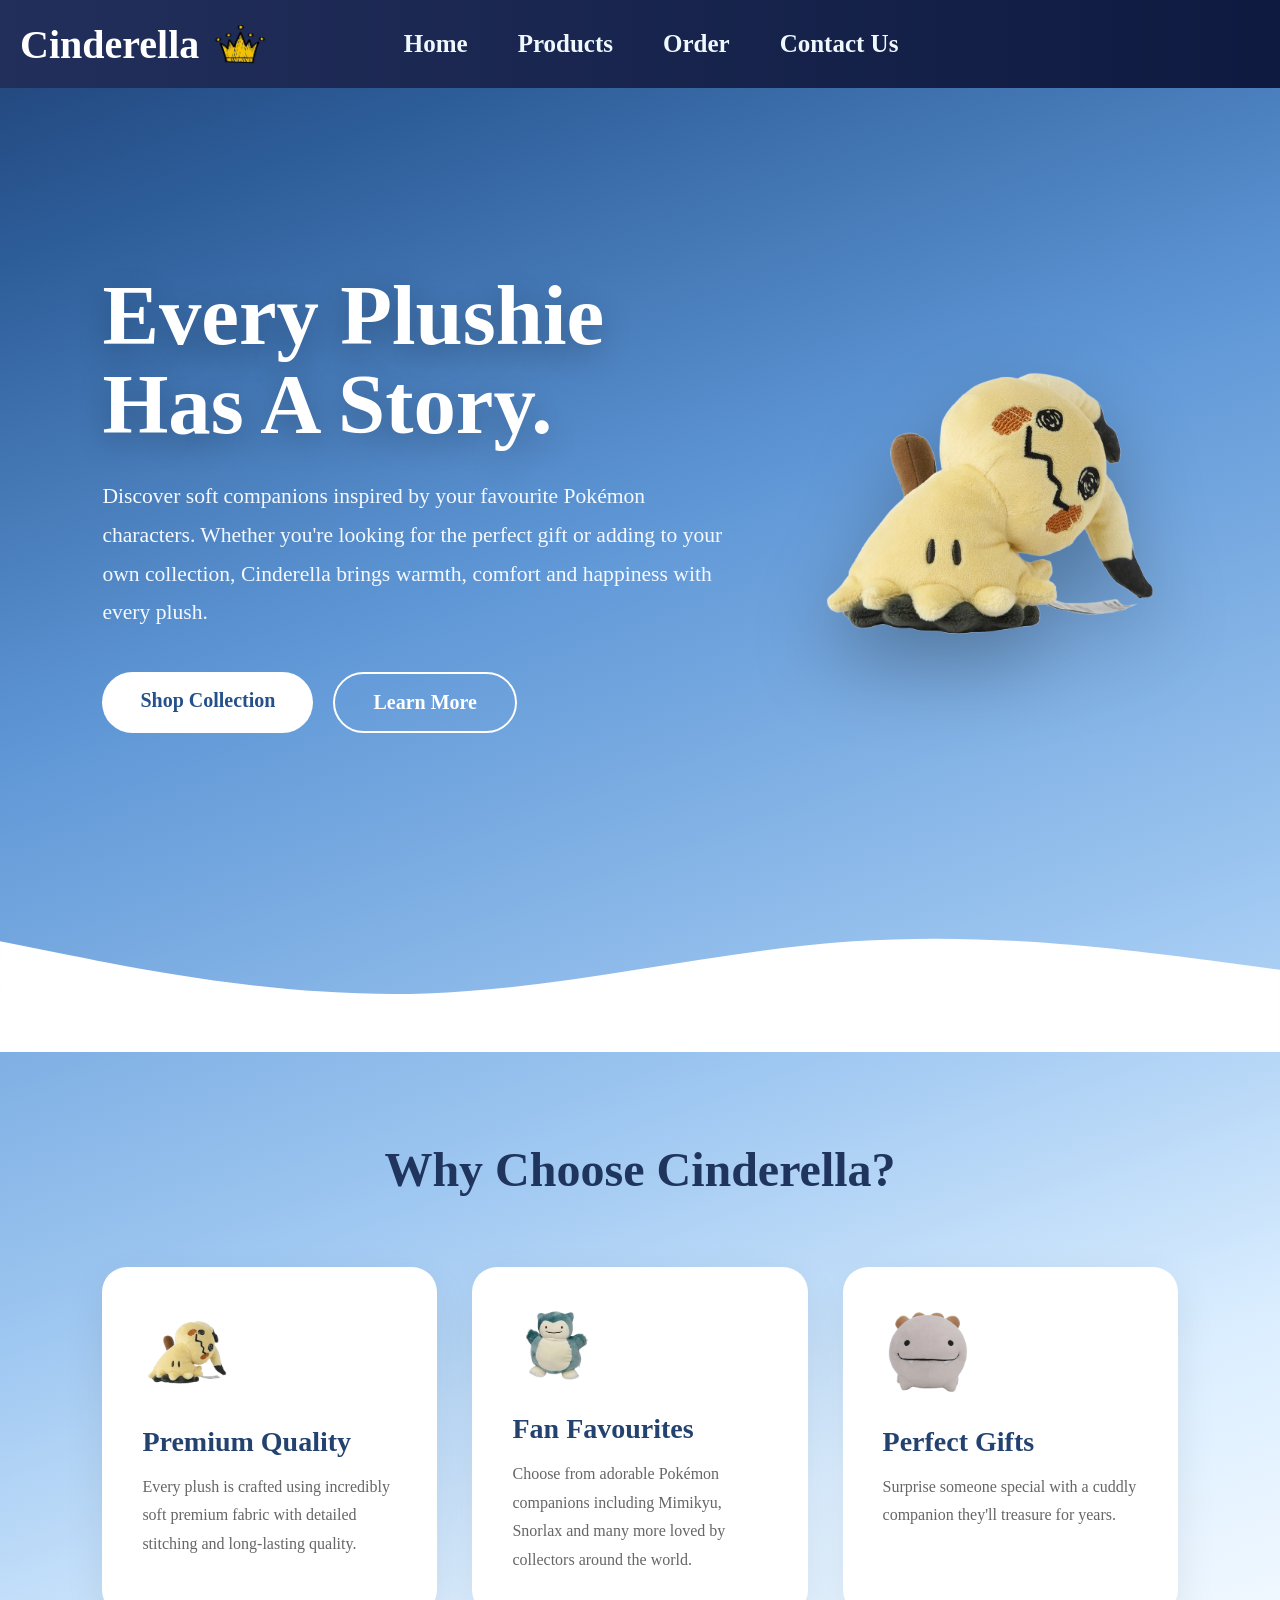
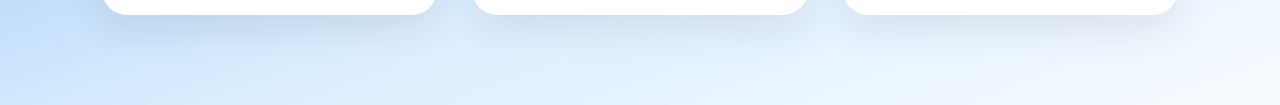
<file: index.html>
<!--Author: Haysab, 261345P-->
<!DOCTYPE html>
<html lang="en">
<head>
    <meta charset="UTF-8">
    <meta name="viewport" content="width=device-width, initial-scale=1.0">
    <title>Cinderella | Home</title>
    <link rel="icon" type="image/png" href="Images/CLIPARTcrown.png">
    <style>
        * {
            margin: 0;
            padding: 0;
            box-sizing: border-box;
        }

        html { scroll-behavior: smooth; }

        body {
            font-family: Garamond, serif;
            color: #ffffff;
            overflow-x: hidden;
            background: linear-gradient(160deg, #1f3f74 0%, #2d5d99 12%, #5f97d6 35%, #9ec7f1 62%, #dbeeff 82%, #f7fbff 100%);
        }

        header {
            background: linear-gradient(to right, #222f5b, #0e1a40);
            color: #fff;
            text-align: left;
            padding: 15px 20px;
            display: flex;
            align-items: center;
            gap: 50px;
        }

        header h1 {
            margin: 0;
            font-size: 40px;
            flex: .48;
            display: flex;
            align-items: center;
            gap: 12px;
        }

        .header-crown { width: 58px; }

        header h2,
        header h3,
        header h4,
        header h5 {
            margin: 0;
            font-size: 25px;
        }

        header a {
            color: aliceblue;
            text-decoration: none;
        }

        header a:hover { color: #d9e8ff; }

        .hero {
            min-height: 92vh;
            display: flex;
            justify-content: space-between;
            align-items: center;
            padding: 90px 8%;
            gap: 80px;
        }

        .hero-text {
            max-width: 620px;
            animation: fade-up 1.2s ease;
        }

        .hero h1 {
            font-size: 5.3rem;
            line-height: 1.05;
            margin-bottom: 28px;
            text-shadow: 0 10px 30px rgba(0, 0, 0, .25);
        }

        .hero p {
            font-size: 1.35rem;
            line-height: 1.8;
            color: #f5f9ff;
            margin-bottom: 40px;
        }

        .hero-buttons {
            display: flex;
            gap: 20px;
            flex-wrap: wrap;
        }

        .btn {
            text-decoration: none;
            padding: 17px 38px;
            border-radius: 999px;
            font-size: 20px;
            transition: .35s;
            font-weight: bold;
        }

        .btn-primary {
            background: white;
            color: #25508a;
        }

        .btn-primary:hover {
            transform: translateY(-4px);
            box-shadow: 0 15px 30px rgba(0, 0, 0, .2);
        }

        .btn-secondary {
            border: 2px solid white;
            color: white;
        }

        .btn-secondary:hover {
            background: white;
            color: #25508a;
        }

        .hero-image {
            flex: 1;
            display: flex;
            justify-content: center;
            animation: float 5s ease-in-out infinite;
        }

        .hero-image img {
            width: 100%;
            max-width: 520px;
            filter: drop-shadow(0 35px 40px rgba(0, 0, 0, .28));
        }

        .wave {
            position: relative;
            margin-top: -60px;
        }

        .wave svg {
            display: block;
            width: 100%;
        }

        section { padding: 90px 8%; }

        .section-title {
            text-align: center;
            font-size: 3rem;
            color: #20355d;
            margin-bottom: 70px;
        }

        .cards {
            display: grid;
            grid-template-columns: repeat(auto-fit, minmax(280px, 1fr));
            gap: 35px;
        }

        .card {
            background: white;
            color: #444;
            border-radius: 25px;
            padding: 40px;
            transition: .35s;
            box-shadow: 0 15px 40px rgba(0, 0, 0, .08);
        }

        .card:hover {
            transform: translateY(-10px);
            box-shadow: 0 25px 55px rgba(0, 0, 0, .14);
        }

        .card img {
            width: 90px;
            margin-bottom: 25px;
        }

        .card h3 {
            color: #23426f;
            margin-bottom: 15px;
            font-size: 28px;
        }

        .card p {
            color: #666;
            line-height: 1.8;
        }

        @keyframes fade-up {
            from { opacity: 0; transform: translateY(40px); }
            to { opacity: 1; transform: translateY(0); }
        }

        @keyframes float {
            0%, 100% { transform: translateY(0); }
            50% { transform: translateY(-18px); }
        }

        @media(max-width:900px) {
            .hero { flex-direction: column; text-align: center; }
            .hero h1 { font-size: 3.5rem; }
            .hero-buttons { justify-content: center; }
            .hero-image img { max-width: 380px; }
        }

        @media(max-width:768px) {
            header { flex-wrap: wrap; justify-content: center; gap: 20px; text-align: center; }
            header h1 { flex: 100%; justify-content: center; font-size: 34px; }
            .header-crown { width: 48px; }
            header h2, header h3, header h4, header h5 { font-size: 20px; }
        }

        @media(max-width:480px) {
            header { flex-direction: column; align-items: center; gap: 15px; }
            header h1 { flex: unset; font-size: 28px; }
            .header-crown { width: 40px; }
            header h2, header h3, header h4, header h5 { width: 100%; text-align: center; font-size: 18px; }
            .hero { padding: 70px 8%; gap: 40px; }
            .hero h1 { font-size: 2.8rem; }
            .section-title { font-size: 2.3rem; margin-bottom: 40px; }
        }
    </style>
</head>
<body>
    <header>
        <h1>Cinderella <img class="header-crown" src="Images/CLIPARTcrown.png" alt="Crown"></h1>
        <h2><a href="index.html">Home</a></h2>
        <h3><a href="Products.html">Products</a></h3>
        <h4><a href="Order.html">Order</a></h4>
        <h5><a href="ContactUs.html">Contact Us</a></h5>
    </header>

    <section class="hero">
        <div class="hero-text">
            <h1>Every Plushie<br>Has A Story.</h1>
            <p>Discover soft companions inspired by your favourite Pokémon characters. Whether you're looking for the perfect gift or adding to your own collection, Cinderella brings warmth, comfort and happiness with every plush.</p>
            <div class="hero-buttons">
                <a href="Products.html" class="btn btn-primary">Shop Collection</a>
                <a href="AboutUs.html" class="btn btn-secondary">Learn More</a>
            </div>
        </div>
        <div class="hero-image">
            <img src="Images/mimikyu.png" alt="Mimikyu Plush">
        </div>
    </section>

    <div class="wave">
        <svg viewBox="0 0 1440 220" xmlns="http://www.w3.org/2000/svg" aria-hidden="true">
            <path fill="#ffffff" d="M0,96 L80,112 C160,128,320,160,480,154.7 C640,149,800,107,960,96 C1120,85,1280,107,1360,117.3 L1440,128 L1440,320 L0,320Z"></path>
        </svg>
    </div>

    <section>
        <h2 class="section-title">Why Choose Cinderella?</h2>
        <div class="cards">
            <div class="card">
                <img src="Images/mimikyu.png" alt="Premium Plush">
                <h3>Premium Quality</h3>
                <p>Every plush is crafted using incredibly soft premium fabric with detailed stitching and long-lasting quality.</p>
            </div>
            <div class="card">
                <img src="Images/snorlax.png" alt="Pokémon Plush">
                <h3>Fan Favourites</h3>
                <p>Choose from adorable Pokémon companions including Mimikyu, Snorlax and many more loved by collectors around the world.</p>
            </div>
            <div class="card">
                <img src="Images/sharko.png" alt="Sharko">
                <h3>Perfect Gifts</h3>
                <p>Surprise someone special with a cuddly companion they'll treasure for years.</p>
            </div>
        </div>
    </section>
</body>
</html>
</file>
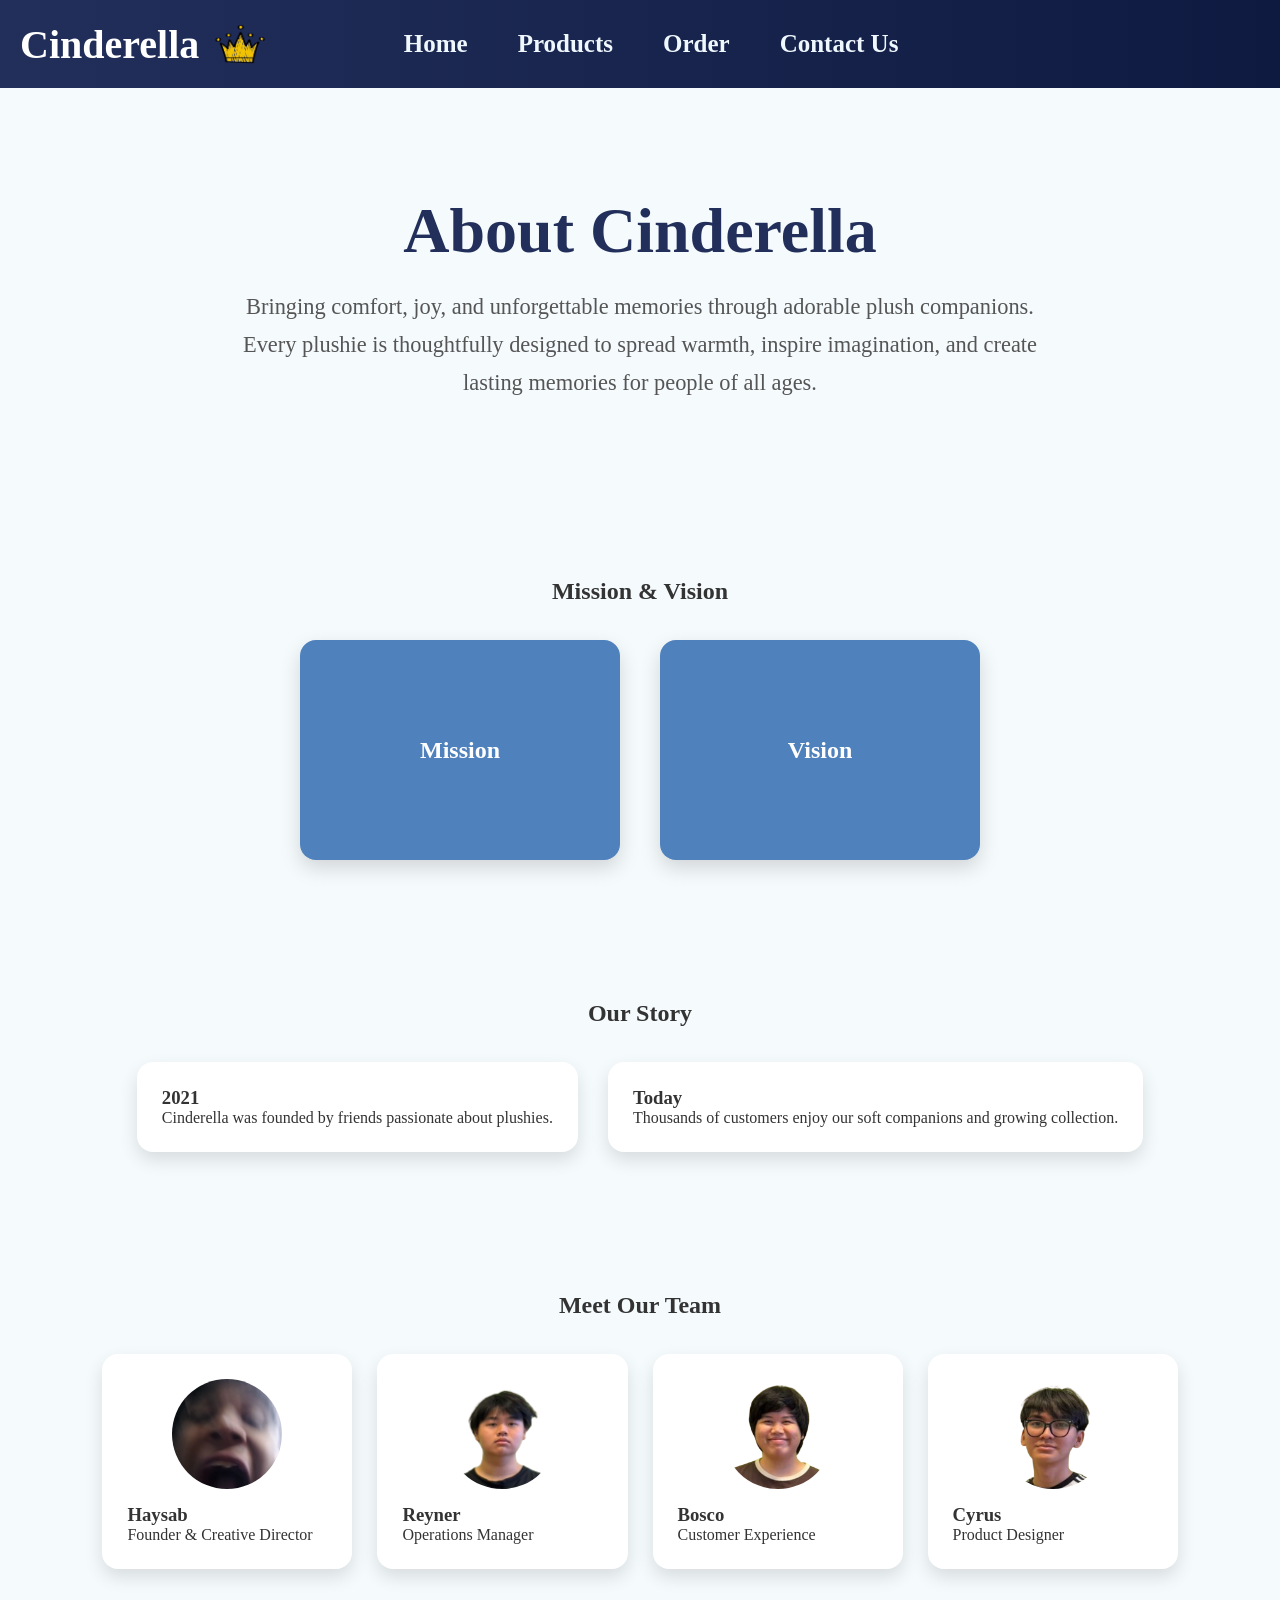
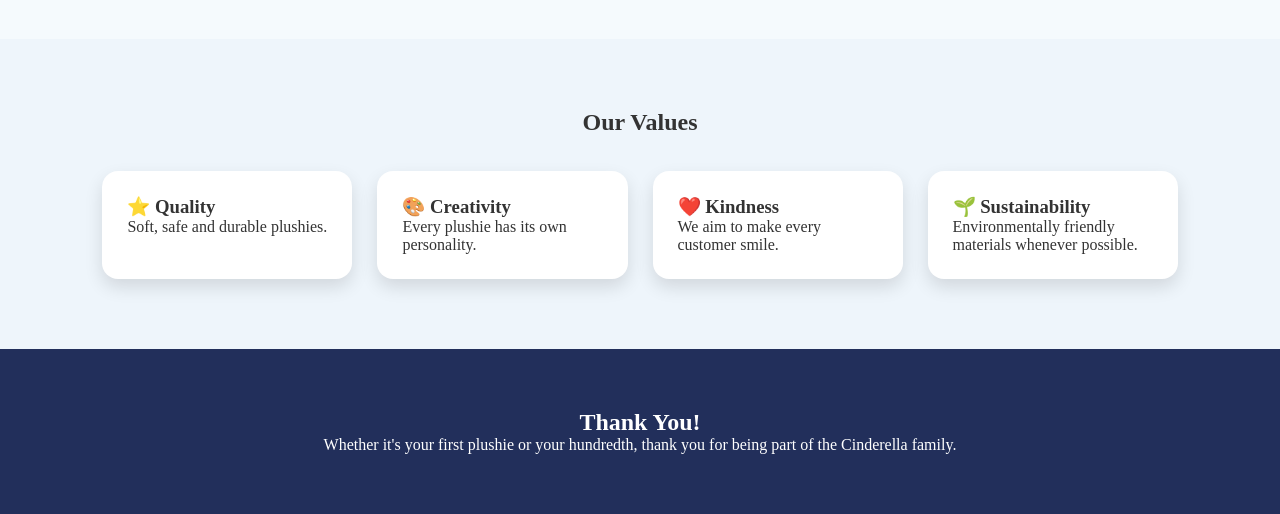
<file: AboutUs.html>
<!-- Author: Akash Neyton Singh Gill, 261471U. -->
<!DOCTYPE html>
<html lang="en">
	<head>
		<meta charset="UTF-8">
		<meta name="viewport" content="width=device-width, initial-scale=1.0">
		<title>About Us | Cinderella</title>
		<link rel="icon" type="image/png" href="Images/CLIPARTcrown.png">
		<style>
			* {
				margin: 0;
				padding: 0;
				box-sizing: border-box
			}

			body {
				font-family: Garamond, serif;
				background: #F5FAFD;
				color: #333
			}

			header {
				background: linear-gradient(to right, #222f5b, #0e1a40);
				color: #fff;
				text-align: left;
				padding: 15px 20px;
				display: flex;
				align-items: center;
				gap: 50px
			}

			header h1 {
				margin: 0;
				font-size: 40px;
				flex: .48;
				display: flex;
				align-items: center;
				gap: 12px
			}

			.header-crown {
				width: 58px
			}

			header h2,
			header h3,
			header h4,
			header h5 {
				margin: 0;
				font-size: 25px
			}

			header a {
				color: aliceblue;
				text-decoration: none
			}

			header a:hover {
				color: #d9e8ff
			}

			.hero {
				min-height: 420px;
				background: #F5FAFD;
				display: flex;
				justify-content: center;
				align-items: center;
				text-align: center;
				padding: 80px 20px
			}

			.hero h1 {
				font-size: 4rem;
				color: #222f5b;
				margin-bottom: 20px
			}

			.hero p {
				max-width: 800px;
				font-size: 1.4rem;
				line-height: 1.7;
				color: #555
			}

			section {
				padding: 70px 8%
			}

			.flip-wrap {
				display: flex;
				gap: 40px;
				justify-content: center;
				flex-wrap: wrap
			}

			.flip {
				width: 320px;
				height: 220px;
				perspective: 1000px
			}

			.inner {
				position: relative;
				width: 100%;
				height: 100%;
				transition: .8s;
				transform-style: preserve-3d
			}

			.flip:hover .inner {
				transform: rotateY(180deg)
			}

			.face {
				position: absolute;
				inset: 0;
				border-radius: 16px;
				display: flex;
				justify-content: center;
				align-items: center;
				flex-direction: column;
				padding: 20px;
				backface-visibility: hidden;
				box-shadow: 0 8px 20px rgba(0, 0, 0, .15)
			}

			.front {
				background: #4f81bd;
				color: #fff
			}

			.back {
				background: #fff;
				transform: rotateY(180deg)
			}

			.timeline {
				display: flex;
				gap: 30px;
				flex-wrap: wrap;
				justify-content: center
			}

			.tbox,
			.member,
			.value {
				background: #fff;
				border-radius: 16px;
				padding: 25px;
				box-shadow: 0 8px 18px rgba(0, 0, 0, .12);
				transition: .3s
			}

			.tbox:hover,
			.member:hover,
			.value:hover {
				transform: translateY(-8px)
			}

			.grid {
				display: grid;
				grid-template-columns: repeat(auto-fit, minmax(220px, 1fr));
				gap: 25px
			}

			.member img {
				width: 110px;
				height: 110px;
				border-radius: 50%;
				object-fit: cover;
				display: block;
				margin: 0 auto 15px
			}

			.values {
				background: #eef5fb
			}

			footer {
				background: #222f5b;
				color: #fff;
				text-align: center;
				padding: 60px 20px
			}

			@media(max-width:768px) {
				header {
					flex-wrap: wrap;
					justify-content: center;
					gap: 20px;
					text-align: center
				}

				header h1 {
					flex: 100%;
					justify-content: center;
					font-size: 34px
				}

				.header-crown {
					width: 48px
				}

				header h2,
				header h3,
				header h4,
				header h5 {
					font-size: 20px
				}

				.hero h1 {
					font-size: 2.8rem
				}
			}

			@media(max-width:480px) {
				header {
					flex-direction: column;
					align-items: center;
					gap: 15px
				}

				header h1 {
					flex: unset;
					font-size: 28px
				}

				.header-crown {
					width: 40px
				}

				header h2,
				header h3,
				header h4,
				header h5 {
					width: 100%;
					text-align: center;
					font-size: 18px
				}

				.hero h1 {
					font-size: 2.2rem
				}

				.hero p {
					font-size: 1.1rem
				}
			}
		</style>
	</head>
	<body>
		<header>
			<h1>Cinderella <img class="header-crown" src="Images/CLIPARTcrown.png" alt="Crown">
			</h1>
			<h2>
				<a href="index.html">Home</a>
			</h2>
			<h3>
				<a href="Products.html">Products</a>
			</h3>
			<h4>
				<a href="Order.html">Order</a>
			</h4>
			<h5>
				<a href="ContactUs.html">Contact Us</a>
			</h5>
		</header>
		<section class="hero">
			<div>
				<h1>About Cinderella</h1>
				<p>Bringing comfort, joy, and unforgettable memories through adorable plush companions. Every plushie is thoughtfully designed to spread warmth, inspire imagination, and create lasting memories for people of all ages.</p>
			</div>
		</section>
		<section>
			<h2 style="text-align:center;margin-bottom:35px">Mission & Vision</h2>
			<div class="flip-wrap">
				<div class="flip">
					<div class="inner">
						<div class="face front">
							<h2>Mission</h2>
						</div>
						<div class="face back">
							<p>Create high-quality plushies that inspire comfort, happiness and connection.</p>
						</div>
					</div>
				</div>
				<div class="flip">
					<div class="inner">
						<div class="face front">
							<h2>Vision</h2>
						</div>
						<div class="face back">
							<p>A world where everyone has a cuddly companion that brings warmth every day.</p>
						</div>
					</div>
				</div>
			</div>
		</section>
		<section>
			<h2 style="text-align:center;margin-bottom:35px">Our Story</h2>
			<div class="timeline">
				<div class="tbox">
					<h3>2021</h3>
					<p>Cinderella was founded by friends passionate about plushies.</p>
				</div>
				<div class="tbox">
					<h3>Today</h3>
					<p>Thousands of customers enjoy our soft companions and growing collection.</p>
				</div>
			</div>
		</section>
		<section>
			<h2 style="text-align:center;margin-bottom:35px">Meet Our Team</h2>
			<div class="grid">
				<div class="member">
					<img src="Images/haysab.png">
					<h3>Haysab</h3>
					<p>Founder & Creative Director</p>
				</div>
				<div class="member">
					<img src="Images/reyner.png">
					<h3>Reyner</h3>
					<p>Operations Manager</p>
				</div>
				<div class="member">
					<img src="Images/bosco.png">
					<h3>Bosco</h3>
					<p>Customer Experience</p>
				</div>
				<div class="member">
					<img src="Images/cyrus.png">
					<h3>Cyrus</h3>
					<p>Product Designer</p>
				</div>
			</div>
		</section>
		<section class="values">
			<h2 style="text-align:center;margin-bottom:35px">Our Values</h2>
			<div class="grid">
				<div class="value">
					<h3>⭐ Quality</h3>
					<p>Soft, safe and durable plushies.</p>
				</div>
				<div class="value">
					<h3>🎨 Creativity</h3>
					<p>Every plushie has its own personality.</p>
				</div>
				<div class="value">
					<h3>❤️ Kindness</h3>
					<p>We aim to make every customer smile.</p>
				</div>
				<div class="value">
					<h3>🌱 Sustainability</h3>
					<p>Environmentally friendly materials whenever possible.</p>
				</div>
			</div>
		</section>
		<footer>
			<h2>Thank You!</h2>
			<p>Whether it's your first plushie or your hundredth, thank you for being part of the Cinderella family.</p>
		</footer>
	</body>
</html>
</file>
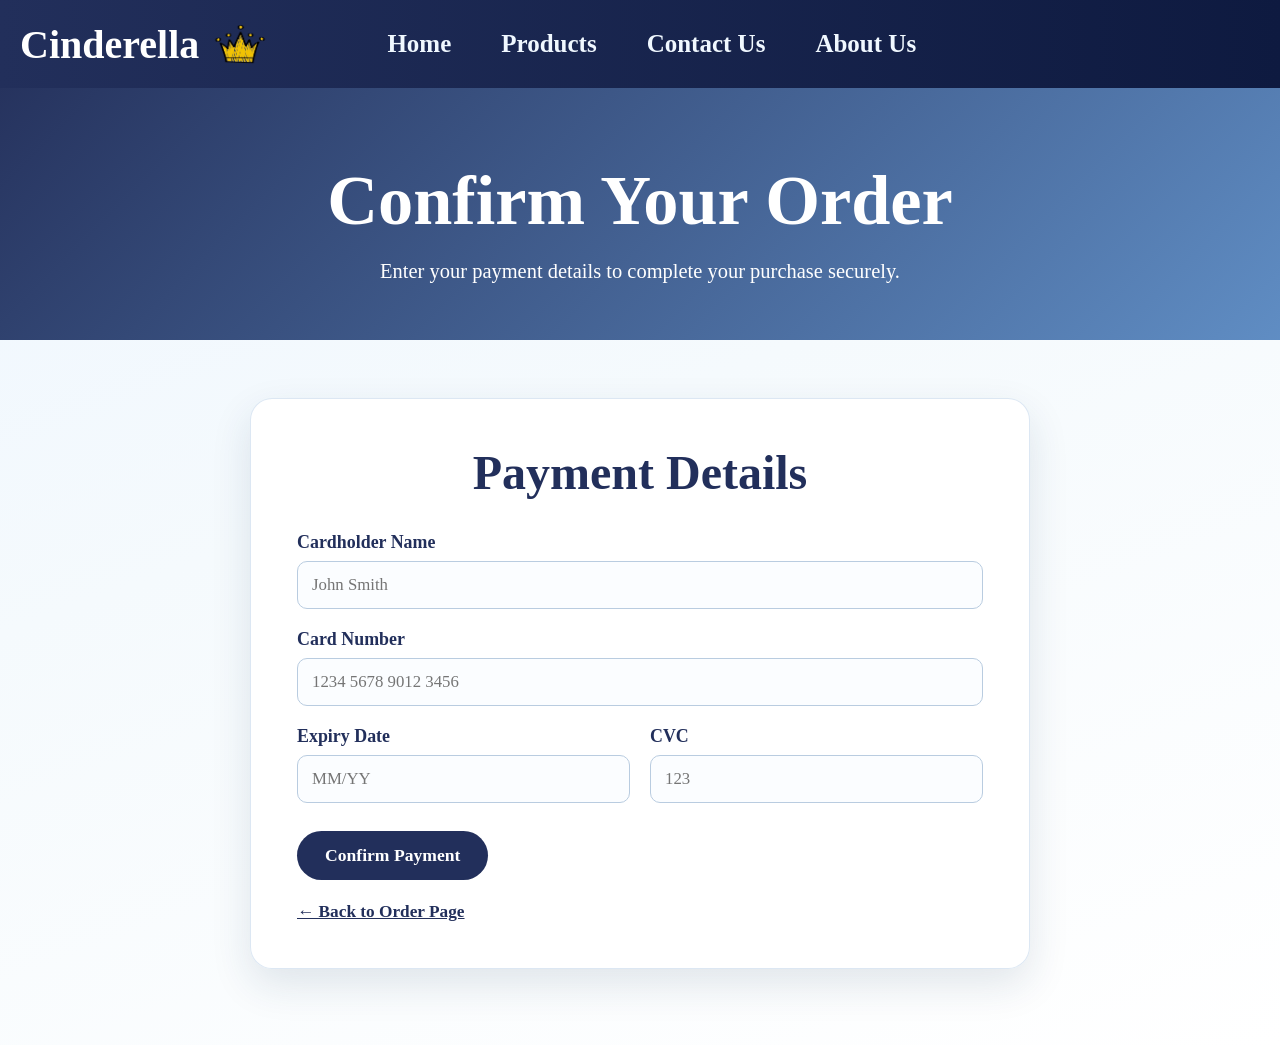
<file: confirm.html>
<!DOCTYPE html>
<html lang="en">
	<head>
		<meta charset="UTF-8">
		<meta name="viewport" content="width=device-width, initial-scale=1.0">
		<title>Confirm Order | Cinderella</title>
		<link rel="icon" type="image/png" href="Images/CLIPARTcrown.png">
		<link rel="stylesheet" href="css/cinderella.css">
	</head>
	<body>
		<header>
			<h1>Cinderella <img class="header-crown" src="Images/CLIPARTcrown.png" alt="Crown">
			</h1>
			<h2>
				<a href="index.html">Home</a>
			</h2>
			<h3>
				<a href="Products.html">Products</a>
			</h3>
			<h4>
				<a href="ContactUs.html">Contact Us</a>
			</h4>
			<h5>
				<a href="AboutUs.html">About Us</a>
			</h5>
		</header>
		<section class="page-hero">
			<h1>Confirm Your Order</h1>
			<p>Enter your payment details to complete your purchase securely.</p>
		</section>
		<main class="page-content">
			<form class="surface form-card" action="thankyou.html" method="get">
				<h2 class="section-title">Payment Details</h2>
				<div class="form-grid">
					<div class="field full">
						<label for="cardname">Cardholder Name</label>
						<input type="text" id="cardname" name="cardname" placeholder="John Smith" autocomplete="cc-name" required>
					</div>
					<div class="field full">
						<label for="cardnumber">Card Number</label>
						<input type="tel" id="cardnumber" name="cardnumber" placeholder="1234 5678 9012 3456" maxlength="23" inputmode="numeric" autocomplete="cc-number" pattern="[0-9 ]{13,23}" title="Enter a card number using 13 to 19 digits." required>
					</div>
					<div class="field">
						<label for="expiry">Expiry Date</label>
						<input type="tel" id="expiry" name="expiry" placeholder="MM/YY" maxlength="5" inputmode="numeric" autocomplete="cc-exp" pattern="(0[1-9]|1[0-2])/[0-9]{2}" title="Enter the expiry date as MM/YY." required>
					</div>
					<div class="field">
						<label for="cvc">CVC</label>
						<input type="password" id="cvc" name="cvc" placeholder="123" maxlength="4" inputmode="numeric" autocomplete="cc-csc" pattern="[0-9]{3,4}" title="Enter the three- or four-digit CVC." required>
					</div>
				</div>
				<div class="form-actions">
					<input type="submit" value="Confirm Payment">
				</div>
				<a class="back-link" href="Order.html">&larr; Back to Order Page</a>
			</form>
		</main>
		<script>
			const cardNumber = document.getElementById('cardnumber');
			const expiry = document.getElementById('expiry');
			cardNumber.addEventListener('input', function() {
				const digits = this.value.replace(/\D/g, '').slice(0, 19);
				this.value = digits.replace(/(.{4})/g, '$1 ').trim();
			});
			expiry.addEventListener('input', function() {
				const digits = this.value.replace(/\D/g, '').slice(0, 4);
				this.value = digits.length > 2 ? digits.slice(0, 2) + '/' + digits.slice(2) : digits;
			});
		</script>
	</body>
</html>
</file>
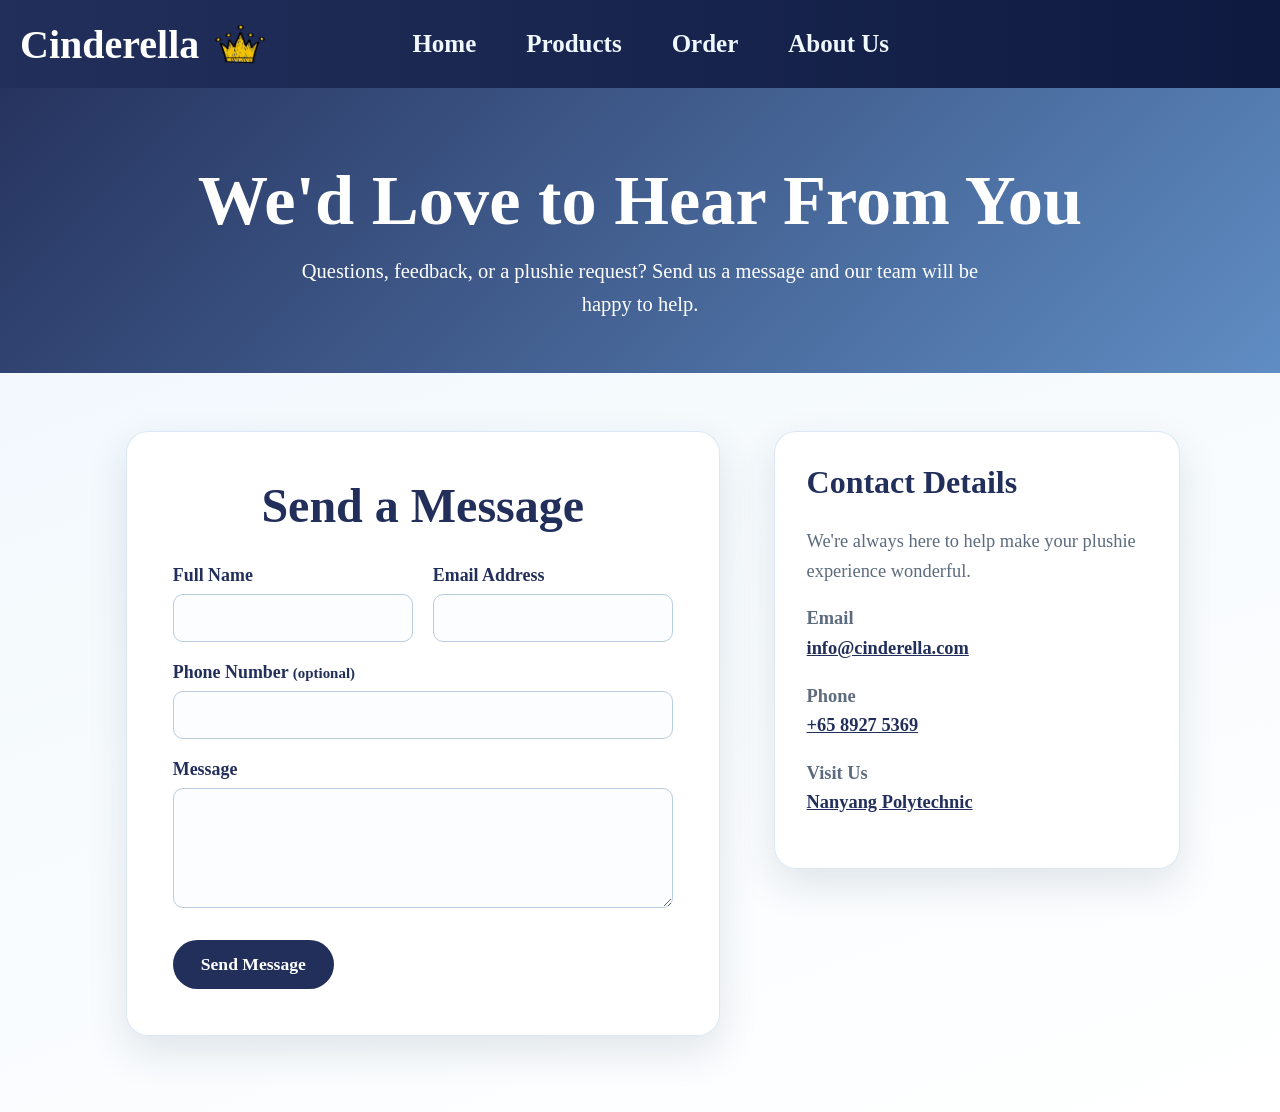
<file: ContactUs.html>
<!--Author: Cyrus, 261432K-->
<!DOCTYPE html>
<html lang="en">
	<head>
		<meta charset="UTF-8">
		<meta name="viewport" content="width=device-width, initial-scale=1.0">
		<title>Contact Us | Cinderella</title>
		<link rel="icon" type="image/png" href="Images/CLIPARTcrown.png">
		<link rel="stylesheet" href="css/cinderella.css">
	</head>
	<body>
		<header>
			<h1>Cinderella <img class="header-crown" src="Images/CLIPARTcrown.png" alt="Crown">
			</h1>
			<h2>
				<a href="index.html">Home</a>
			</h2>
			<h3>
				<a href="Products.html">Products</a>
			</h3>
			<h4>
				<a href="Order.html">Order</a>
			</h4>
			<h5>
				<a href="AboutUs.html">About Us</a>
			</h5>
		</header>
		<section class="page-hero">
			<h1>We'd Love to Hear From You</h1>
			<p>Questions, feedback, or a plushie request? Send us a message and our team will be happy to help.</p>
		</section>
		<main class="page-content">
			<div class="contact-layout">
				<form class="surface form-card" action="feedbackpage.html" method="get">
					<h2 class="section-title">Send a Message</h2>
					<div class="form-grid">
						<div class="field">
							<label for="name">Full Name</label>
							<input type="text" id="name" name="name" autocomplete="name" required>
						</div>
						<div class="field">
							<label for="email">Email Address</label>
							<input type="email" id="email" name="email" autocomplete="email" required>
						</div>
						<div class="field full">
							<label for="phone">Phone Number <small>(optional)</small>
							</label>
							<input type="tel" id="phone" name="phone" autocomplete="tel">
						</div>
						<div class="field full">
							<label for="message">Message</label>
							<textarea id="message" name="message" required></textarea>
						</div>
					</div>
					<div class="form-actions">
						<input type="submit" value="Send Message">
					</div>
				</form>
				<aside class="surface contact-info">
					<h2>Contact Details</h2>
					<p>We're always here to help make your plushie experience wonderful.</p>
					<p>
						<strong>Email</strong>
						<br>
						<a href="mailto:info@cinderella.com">info@cinderella.com</a>
					</p>
					<p>
						<strong>Phone</strong>
						<br>
						<a href="tel:+6589275369">+65 8927 5369</a>
					</p>
					<p>
						<strong>Visit Us</strong>
						<br>
						<a href="https://maps.app.goo.gl/xpxos64Qe1jieXf87" target="_blank" rel="noopener noreferrer">Nanyang Polytechnic</a>
					</p>
				</aside>
			</div>
		</main>
	</body>
</html>
</file>
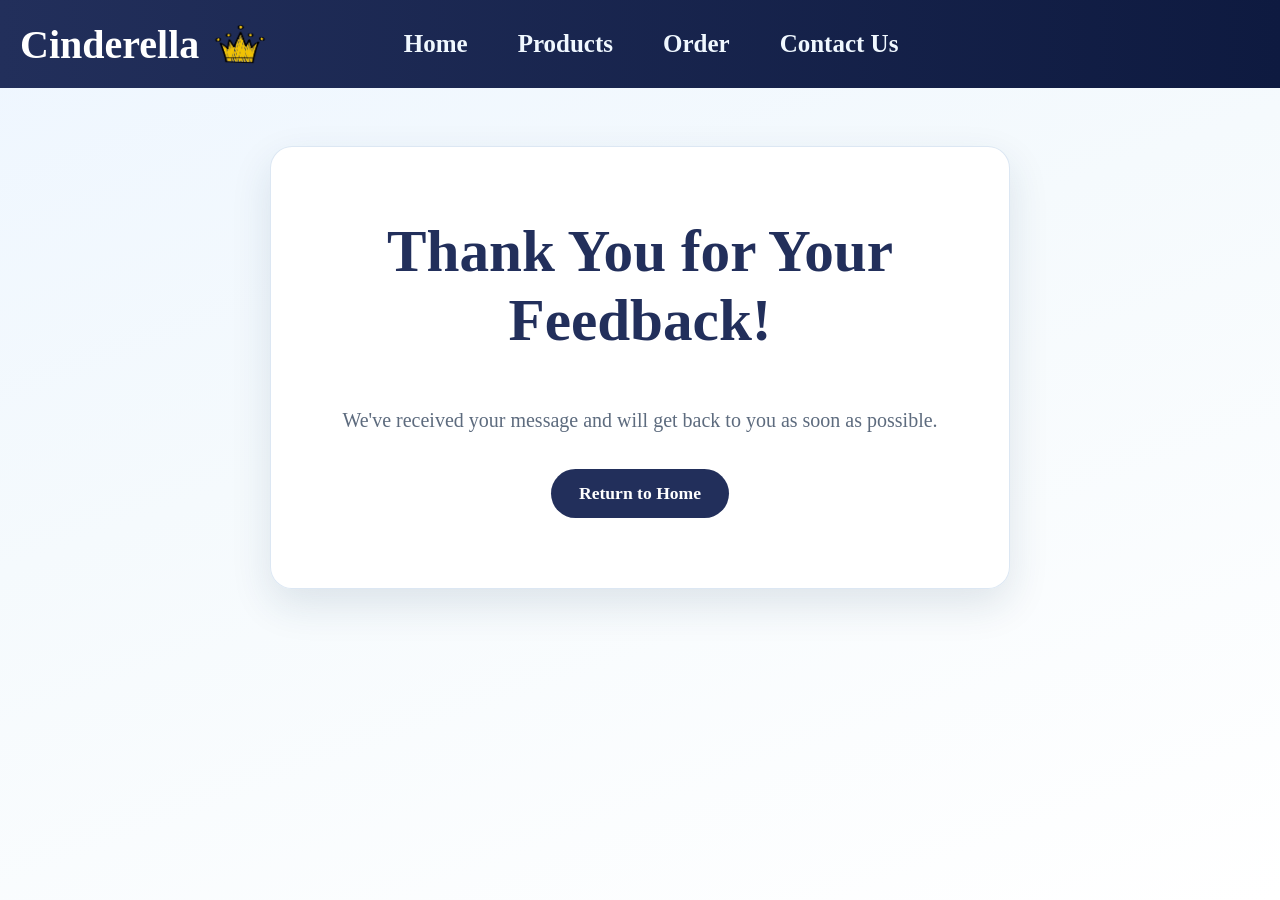
<file: feedbackpage.html>
<!DOCTYPE html>
<html lang="en">
	<head>
		<meta charset="UTF-8">
		<meta name="viewport" content="width=device-width, initial-scale=1.0">
		<title>Feedback Received | Cinderella</title>
		<link rel="icon" type="image/png" href="Images/CLIPARTcrown.png">
		<link rel="stylesheet" href="css/cinderella.css">
	</head>
	<body>
		<header>
			<h1>Cinderella <img class="header-crown" src="Images/CLIPARTcrown.png" alt="Crown">
			</h1>
			<h2>
				<a href="index.html">Home</a>
			</h2>
			<h3>
				<a href="Products.html">Products</a>
			</h3>
			<h4>
				<a href="Order.html">Order</a>
			</h4>
			<h5>
				<a href="ContactUs.html">Contact Us</a>
			</h5>
		</header>
		<main class="page-content">
			<section class="surface message-card">
				<h1>Thank You for Your Feedback!</h1>
				<p>We've received your message and will get back to you as soon as possible.</p>
				<a class="button" href="index.html">Return to Home</a>
			</section>
		</main>
	</body>
</html>
</file>
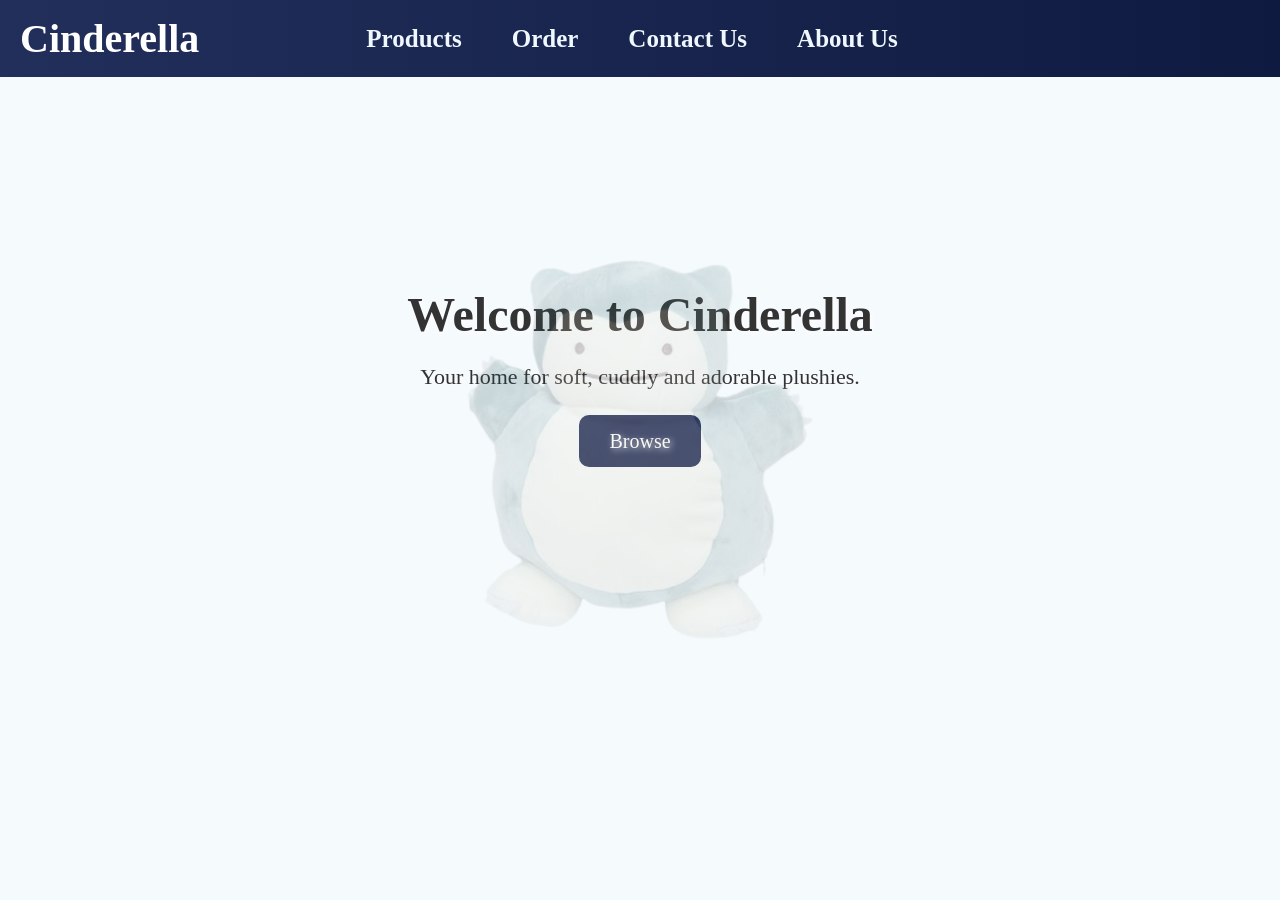
<file: Homepage.html>
<!DOCTYPE html>
<html lang="en">
<head>
    <meta charset="UTF-8">
    <meta name="viewport" content="width=device-width, initial-scale=1.0">
    <title>Home</title>
</head>


<style>

@keyframes fadeIn {
    from {
        opacity: 0;
    }
    to {
        opacity: 1;
    }
}

@keyframes fadeUp {
    from{
        opacity:0;
        transform:translateY(30px);
    }

    to{
        opacity:1;
        transform:translateY(0);
    }
}

body{
    font-family:Garamond, serif;
    margin:0;
    background-color:#F5FAFD;
    color:#333;
    animation: fadeIn 1s ease-in;
}


header{
background:linear-gradient(to right,#222f5b,#0e1a40);
color:white;
text-align:left;
padding:15px 20px;
display:flex;
align-items:center;
gap:50px;
flex-wrap:wrap;
}


header h2,
header h3,
header h4,
header h5{
margin:0;
font-size: 25px;
}

header h1{
margin: 0;
font-size: 40px;
flex:0.45;
}

.main{
    text-align:center;
    padding:170px 20px;
    text-shadow: 2px 2px 6px rgba(255,255,255,0.8);
    animation: fadeUp 1s ease-out;
}

.main h1{
    font-size:48px;
    margin-bottom:20px;
    text-shadow: 2px 2px 6px rgba(255,255,255,0.8);
    animation: fadeUp 1s ease-out;
}

.Snowlax{
    position: absolute;
    left: 50%;
    top: 50%;
    transform: translate(-50%, -50%);
    width: 500px;
    opacity: 0.2;
    z-index: 1;
    pointer-events: none;
}

.main p{
    font-size:22px;
    margin-bottom:40px;
    animation: fadeUp 1s ease-out;
}

.button{
    font-family:Garamond ,serif;
    background-color:#222f5b;
    color:white;
    text-decoration:none;
    padding:15px 30px;
    border-radius:10px;
    font-size:20px;
    animation: fadeUp 1s ease-out;
}

.button:hover{
    background-color:#4F81BD;
}

</style>

<header>
    <h1>Cinderella</h1>
    <h2><a href="Products.html" style="color: aliceblue; text-decoration: none;">Products</a></h2>
    <h3><a href="Order.html" style="color: aliceblue; text-decoration: none;">Order</a></h3>
    <h4><a href="ContactUs.html" style="color: aliceblue; text-decoration: none;">Contact Us</a></h4>
    <h5><a href="AboutUs.html" style="color: aliceblue; text-decoration: none;">About Us</a></h5>
</header>


<section class="main">
    <img src="snorlax.png" class = "Snowlax" alt="Snorlax">
    <h1>Welcome to Cinderella</h1>
    <p>Your home for soft, cuddly and adorable plushies.</p>
    <a href="products.html" class="button">Browse</a>
</section>
</html>
</file>
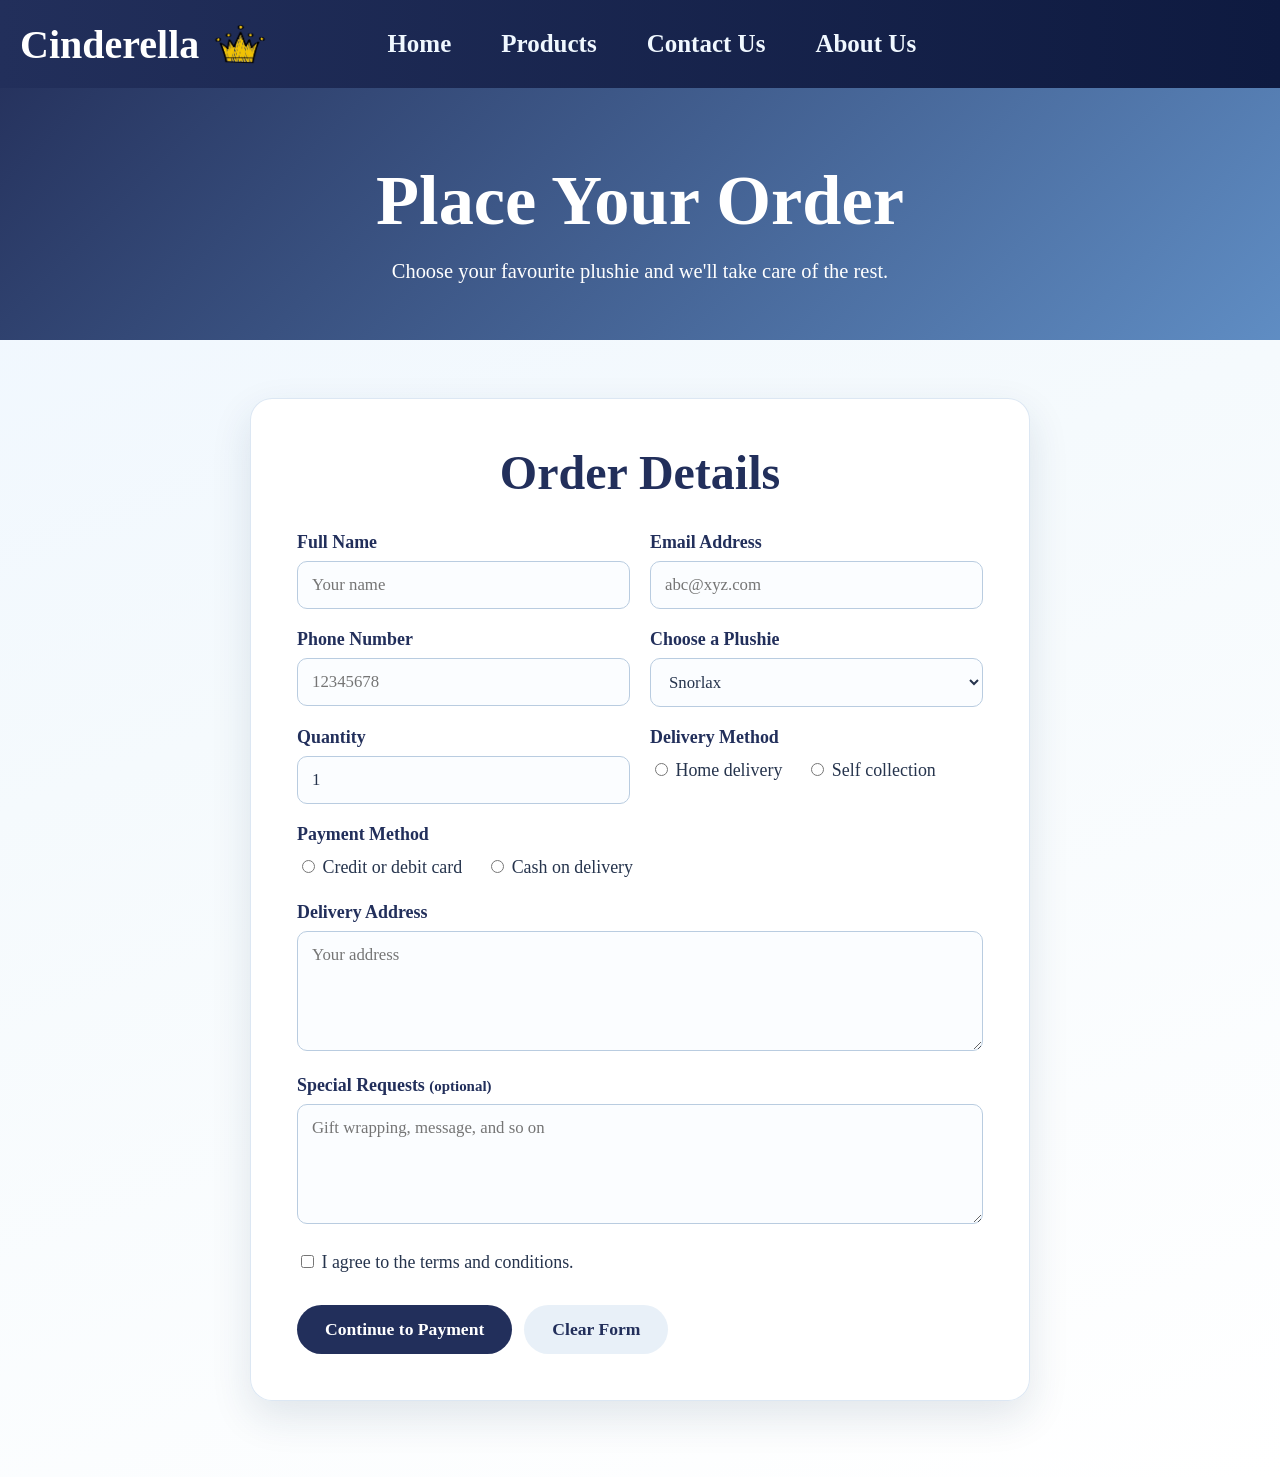
<file: Order.html>
<!--Author: Rayner, 261332B-->
<!DOCTYPE html>
<html lang="en">
	<head>
		<meta charset="UTF-8">
		<meta name="viewport" content="width=device-width, initial-scale=1.0">
		<title>Order | Cinderella</title>
		<link rel="icon" type="image/png" href="Images/CLIPARTcrown.png">
		<link rel="stylesheet" href="css/cinderella.css">
	</head>
	<body>
		<header>
			<h1>Cinderella <img class="header-crown" src="Images/CLIPARTcrown.png" alt="Crown">
			</h1>
			<h2>
				<a href="index.html">Home</a>
			</h2>
			<h3>
				<a href="Products.html">Products</a>
			</h3>
			<h4>
				<a href="ContactUs.html">Contact Us</a>
			</h4>
			<h5>
				<a href="AboutUs.html">About Us</a>
			</h5>
		</header>
		<section class="page-hero">
			<h1>Place Your Order</h1>
			<p>Choose your favourite plushie and we'll take care of the rest.</p>
		</section>
		<main class="page-content">
			<form id="order-form" class="surface form-card" action="confirm.html" method="get">
				<h2 class="section-title">Order Details</h2>
				<div class="form-grid">
					<div class="field">
						<label for="name">Full Name</label>
						<input type="text" id="name" name="name" placeholder="Your name" autocomplete="name" required>
					</div>
					<div class="field">
						<label for="email">Email Address</label>
						<input type="email" id="email" name="email" placeholder="abc@xyz.com" autocomplete="email" required>
					</div>
					<div class="field">
						<label for="phone">Phone Number</label>
						<input type="tel" id="phone" name="phone" placeholder="12345678" autocomplete="tel" required>
					</div>
					<div class="field">
						<label for="plushie">Choose a Plushie</label>
						<select id="plushie" name="plushie" required>
							<option value="Snorlax">Snorlax</option>
							<option value="Sharko">Sharko</option>
							<option value="Mimikyu">Mimikyu</option>
							<option value="Ariiq Body Pillow">Ariiq Body Pillow</option>
							<option value="Pigeon">Pigeon</option>
							<option value="Red Panda">Red Panda</option>
							<option value="Black Cat">Black Cat</option>
						</select>
					</div>
					<div class="field">
						<label for="quantity">Quantity</label>
						<input type="number" id="quantity" name="quantity" min="1" max="10" value="1" required>
					</div>
					<div class="field">
						<label>Delivery Method</label>
						<div class="choice-row">
							<label>
								<input type="radio" name="delivery" value="Delivery" required> Home delivery </label>
							<label>
								<input type="radio" name="delivery" value="Pickup"> Self collection </label>
						</div>
					</div>
					<div class="field full">
						<label>Payment Method</label>
						<div class="choice-row">
							<label>
								<input type="radio" id="card" name="payment" value="Card" required> Credit or debit card </label>
							<label>
								<input type="radio" id="cash" name="payment" value="Cash"> Cash on delivery </label>
						</div>
					</div>
					<div class="field full">
						<label for="address">Delivery Address</label>
						<textarea id="address" name="address" placeholder="Your address" required></textarea>
					</div>
					<div class="field full">
						<label for="remarks">Special Requests <small>(optional)</small>
						</label>
						<textarea id="remarks" name="remarks" placeholder="Gift wrapping, message, and so on"></textarea>
					</div>
					<div class="field full">
						<div class="choice-row">
							<label>
								<input type="checkbox" id="agree" name="agree" required> I agree to the terms and conditions. </label>
						</div>
					</div>
				</div>
				<div class="form-actions">
					<input type="submit" value="Continue to Payment">
					<input type="reset" value="Clear Form">
				</div>
			</form>
		</main>
		<script>
			document.getElementById('order-form').addEventListener('submit', function() {
				this.action = document.getElementById('cash').checked ? 'thankyou.html' : 'confirm.html';
			});
		</script>
	</body>
</html>
</file>
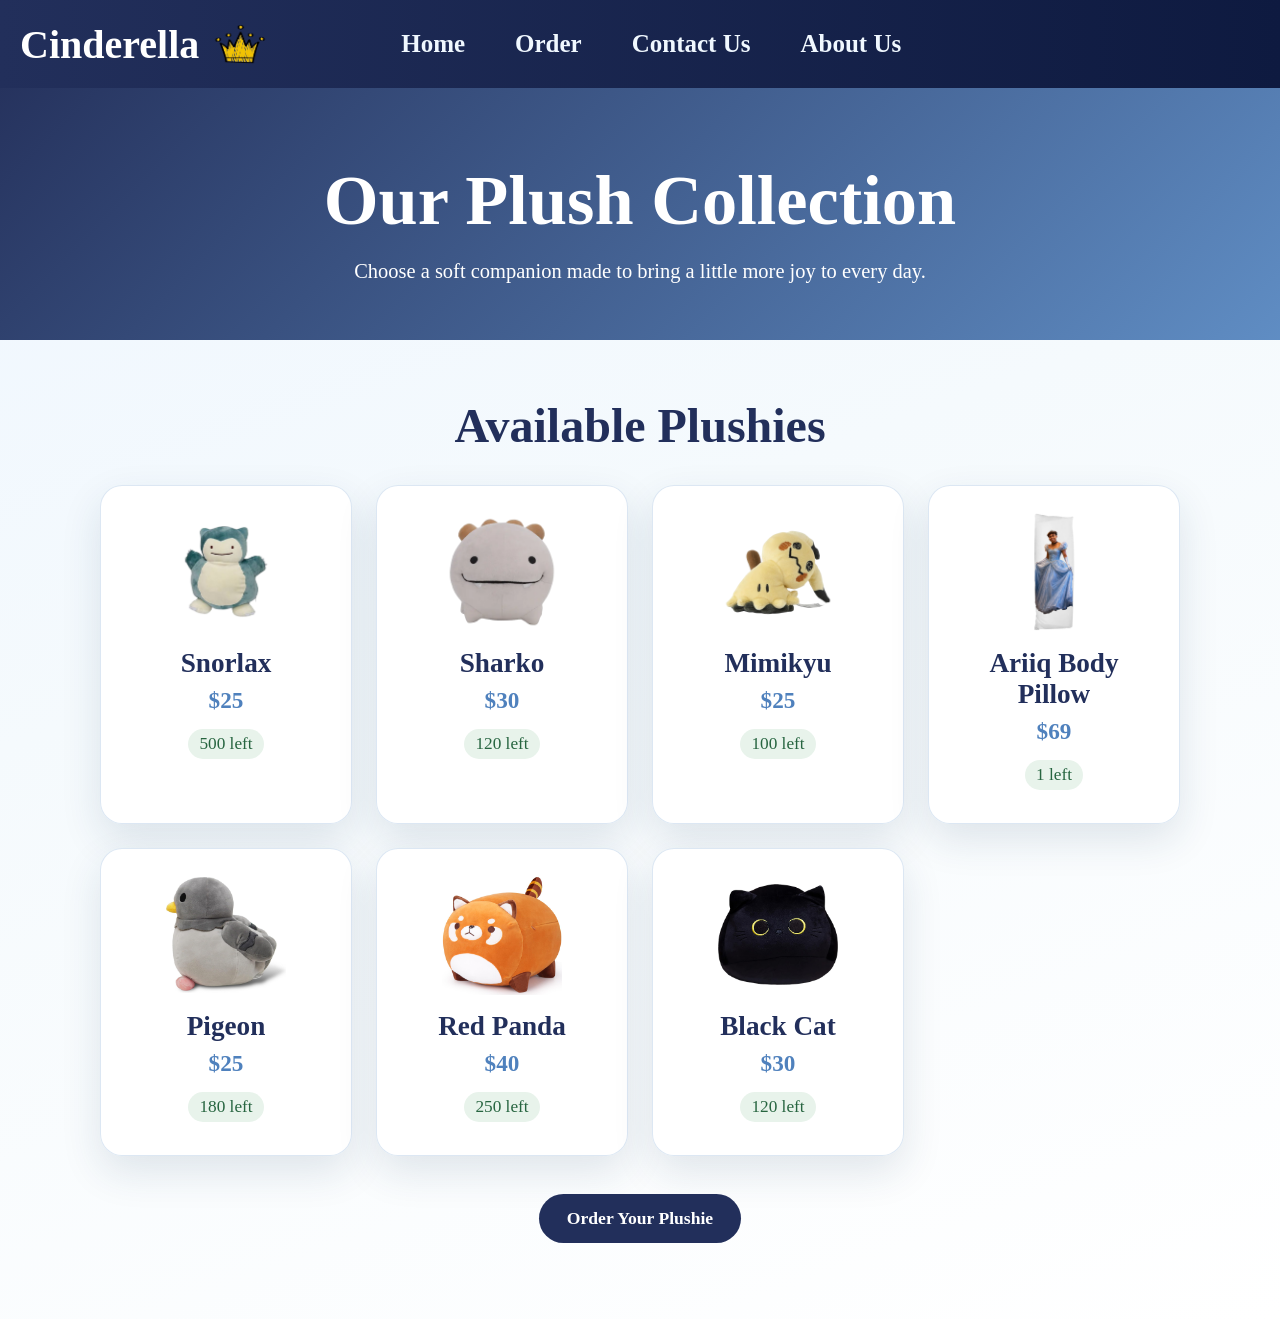
<file: Products.html>
<!--Author: Bosco, 261304H-->
<!DOCTYPE html>
<html lang="en">
  <head>
    <meta charset="UTF-8">
    <meta name="viewport" content="width=device-width, initial-scale=1.0">
    <title>Products | Cinderella</title>
    <link rel="icon" type="image/png" href="Images/CLIPARTcrown.png">
    <link rel="stylesheet" href="css/cinderella.css">
  </head>
  <body>
    <header>
      <h1>Cinderella <img class="header-crown" src="Images/CLIPARTcrown.png" alt="Crown">
      </h1>
      <h2>
        <a href="index.html">Home</a>
      </h2>
      <h3>
        <a href="Order.html">Order</a>
      </h3>
      <h4>
        <a href="ContactUs.html">Contact Us</a>
      </h4>
      <h5>
        <a href="AboutUs.html">About Us</a>
      </h5>
    </header>
    <section class="page-hero">
      <h1>Our Plush Collection</h1>
      <p>Choose a soft companion made to bring a little more joy to every day.</p>
    </section>
    <main class="page-content">
      <h2 class="section-title">Available Plushies</h2>
      <div class="product-grid">
        <article class="surface product-card">
          <img src="Images/snorlax.png" alt="Snorlax Plush">
          <h2>Snorlax</h2>
          <p class="price">$25</p>
          <p class="stock">500 left</p>
        </article>
        <article class="surface product-card">
          <img src="Images/sharko.png" alt="Sharko Plush">
          <h2>Sharko</h2>
          <p class="price">$30</p>
          <p class="stock">120 left</p>
        </article>
        <article class="surface product-card">
          <img src="Images/mimikyu.png" alt="Mimikyu Plush">
          <h2>Mimikyu</h2>
          <p class="price">$25</p>
          <p class="stock">100 left</p>
        </article>
        <article class="surface product-card">
          <img src="Images/ariiqpillow.png" alt="Ariiq Body Pillow">
          <h2>Ariiq Body Pillow</h2>
          <p class="price">$69</p>
          <p class="stock">1 left</p>
        </article>
        <article class="surface product-card">
          <img src="Images/pigeon_plush.jpg" alt="Pigeon Plush">
          <h2>Pigeon</h2>
          <p class="price">$25</p>
          <p class="stock">180 left</p>
        </article>
        <article class="surface product-card">
          <img src="Images/RedPandaPlush.png" alt="Red Panda Plush">
          <h2>Red Panda</h2>
          <p class="price">$40</p>
          <p class="stock">250 left</p>
        </article>
        <article class="surface product-card">
          <img src="Images/cat.png" alt="Black Cat Plush">
          <h2>Black Cat</h2>
          <p class="price">$30</p>
          <p class="stock">120 left</p>
        </article>
      </div>
      <p style="text-align:center; margin:38px 0 0;">
        <a class="button" href="Order.html">Order Your Plushie</a>
      </p>
    </main>
  </body>
</html>
</file>
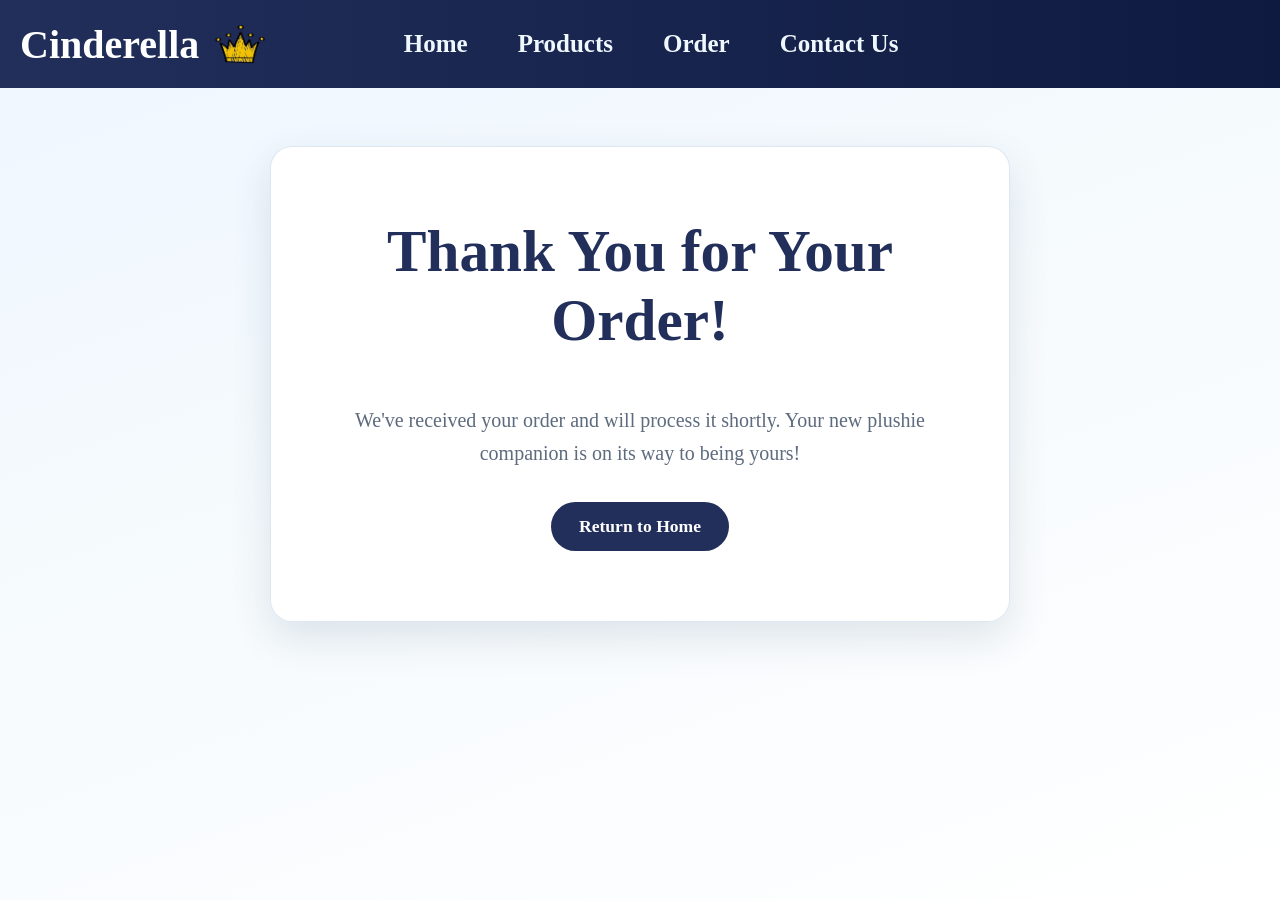
<file: thankyou.html>
<!DOCTYPE html>
<html lang="en">
	<head>
		<meta charset="UTF-8">
		<meta name="viewport" content="width=device-width, initial-scale=1.0">
		<title>Thank You | Cinderella</title>
		<link rel="icon" type="image/png" href="Images/CLIPARTcrown.png">
		<link rel="stylesheet" href="css/cinderella.css">
	</head>
	<body>
		<header>
			<h1>Cinderella <img class="header-crown" src="Images/CLIPARTcrown.png" alt="Crown">
			</h1>
			<h2>
				<a href="index.html">Home</a>
			</h2>
			<h3>
				<a href="Products.html">Products</a>
			</h3>
			<h4>
				<a href="Order.html">Order</a>
			</h4>
			<h5>
				<a href="ContactUs.html">Contact Us</a>
			</h5>
		</header>
		<main class="page-content">
			<section class="surface message-card">
				<h1>Thank You for Your Order!</h1>
				<p>We've received your order and will process it shortly. Your new plushie companion is on its way to being yours!</p>
				<a class="button" href="index.html">Return to Home</a>
			</section>
		</main>
	</body>
</html>
</file>
<file: css/cinderella.css>
:root {
    --navy: #222f5b;
    --navy-dark: #0e1a40;
    --blue: #4f81bd;
    --ink: #26344d;
    --muted: #5d6b7e;
    --mist: #f5fafd;
    --line: #d9e5f2;
    --white: #fff;
}

* { box-sizing: border-box; }

html { scroll-behavior: smooth; }

body {
    margin: 0;
    min-height: 100vh;
    font-family: Garamond, Georgia, serif;
    color: var(--ink);
    background: linear-gradient(160deg, #eef6ff 0%, var(--mist) 42%, #fff 100%);
}

header {
    background: linear-gradient(to right, var(--navy), var(--navy-dark));
    color: #fff;
    text-align: left;
    padding: 15px 20px;
    display: flex;
    align-items: center;
    gap: 50px;
}

header h1 {
    margin: 0;
    font-size: 40px;
    flex: .48;
    display: flex;
    align-items: center;
    gap: 12px;
}

.header-crown { width: 58px; }

header h2,
header h3,
header h4,
header h5 {
    margin: 0;
    font-size: 25px;
}

header a { color: aliceblue; text-decoration: none; }
header a:hover { color: #d9e8ff; }

.page-hero {
    padding: 72px 20px 52px;
    text-align: center;
    background: linear-gradient(135deg, rgba(34, 47, 91, .98), rgba(79, 129, 189, .9));
    color: white;
}

.page-hero h1 { margin: 0 0 14px; font-size: clamp(2.7rem, 6vw, 4.4rem); }
.page-hero p { max-width: 720px; margin: auto; font-size: 1.28rem; line-height: 1.6; }

.page-content { max-width: 1120px; margin: 0 auto; padding: 58px 20px 76px; }

.surface {
    background: rgba(255, 255, 255, .96);
    border: 1px solid rgba(217, 229, 242, .9);
    border-radius: 22px;
    box-shadow: 0 16px 40px rgba(26, 56, 94, .12);
}

.section-title { color: var(--navy); font-size: clamp(2rem, 4vw, 3rem); text-align: center; margin: 0 0 32px; }
.lead { color: var(--muted); font-size: 1.2rem; line-height: 1.65; }

.button,
button,
input[type="submit"],
input[type="reset"] {
    display: inline-block;
    border: 0;
    border-radius: 999px;
    padding: 14px 28px;
    background: var(--navy);
    color: white;
    font: bold 1.1rem Garamond, Georgia, serif;
    text-decoration: none;
    cursor: pointer;
    transition: transform .2s ease, background .2s ease, box-shadow .2s ease;
}

.button:hover,
button:hover,
input[type="submit"]:hover,
input[type="reset"]:hover {
    background: var(--blue);
    transform: translateY(-2px);
    box-shadow: 0 9px 20px rgba(34, 47, 91, .2);
}

.button.secondary,
input[type="reset"] { background: #e8f0f8; color: var(--navy); }
.button.secondary:hover,
input[type="reset"]:hover { background: #d7e7f7; }

.form-card { max-width: 780px; margin: 0 auto; padding: clamp(26px, 5vw, 46px); }
.form-grid { display: grid; grid-template-columns: repeat(2, minmax(0, 1fr)); gap: 20px; }
.field.full { grid-column: 1 / -1; }

label { display: block; margin: 0 0 8px; color: var(--navy); font-size: 1.12rem; font-weight: bold; }

input[type="text"],
input[type="email"],
input[type="tel"],
input[type="number"],
input[type="password"],
select,
textarea {
    width: 100%;
    padding: 13px 14px;
    border: 1px solid #b9cce0;
    border-radius: 10px;
    background: #fbfdff;
    color: var(--ink);
    font: 1.05rem Garamond, Georgia, serif;
}

textarea { min-height: 120px; resize: vertical; }
input:focus, select:focus, textarea:focus { outline: 3px solid rgba(79, 129, 189, .22); border-color: var(--blue); }

.choice-row { display: flex; flex-wrap: wrap; gap: 12px 24px; padding: 4px 0; }
.choice-row label { margin: 0; color: var(--ink); font-weight: normal; }
.choice-row input { accent-color: var(--navy); }
.form-actions { display: flex; flex-wrap: wrap; gap: 12px; margin-top: 28px; }

.contact-layout { display: grid; grid-template-columns: 1.35fr .85fr; gap: 28px; align-items: start; }
.contact-info { padding: 32px; }
.contact-info h2 { color: var(--navy); margin-top: 0; font-size: 2rem; }
.contact-info p { color: var(--muted); font-size: 1.15rem; line-height: 1.6; }
.contact-info a { color: var(--navy); font-weight: bold; }

.product-grid { display: grid; grid-template-columns: repeat(auto-fit, minmax(230px, 1fr)); gap: 24px; }
.product-card { padding: 26px; text-align: center; }
.product-card:hover { transform: translateY(-7px); transition: transform .25s ease; }
.product-card img { width: 120px; height: 120px; object-fit: contain; margin-bottom: 12px; }
.product-card h2 { margin: 0 0 8px; color: var(--navy); font-size: 1.7rem; }
.product-card p { margin: 7px 0; color: var(--muted); font-size: 1.08rem; }
.price { color: var(--blue) !important; font-size: 1.45rem !important; font-weight: bold; }
.stock { display: inline-block; margin-top: 8px !important; padding: 5px 11px; border-radius: 999px; background: #e8f3eb; color: #276540 !important; }

.message-card { max-width: 740px; margin: 0 auto; padding: clamp(34px, 7vw, 70px); text-align: center; }
.message-card h1 { margin-top: 0; color: var(--navy); font-size: clamp(2.4rem, 5vw, 3.7rem); }
.message-card p { color: var(--muted); font-size: 1.25rem; line-height: 1.65; margin: 18px 0 32px; }
.back-link { display: inline-block; margin-top: 22px; color: var(--navy); font-size: 1.08rem; font-weight: bold; }

@media(max-width:768px) {
    header { flex-wrap: wrap; justify-content: center; gap: 20px; text-align: center; }
    header h1 { flex: 100%; justify-content: center; font-size: 34px; }
    .header-crown { width: 48px; }
    header h2, header h3, header h4, header h5 { font-size: 20px; }
    .contact-layout { grid-template-columns: 1fr; }
}

@media(max-width:520px) {
    header { flex-direction: column; align-items: center; gap: 15px; }
    header h1 { flex: unset; font-size: 28px; }
    .header-crown { width: 40px; }
    header h2, header h3, header h4, header h5 { width: 100%; text-align: center; font-size: 18px; }
    .page-hero { padding: 52px 20px 40px; }
    .page-content { padding: 38px 15px 56px; }
    .form-grid { grid-template-columns: 1fr; }
    .field.full { grid-column: auto; }
    .form-actions > * { width: 100%; text-align: center; }
}
</file>
